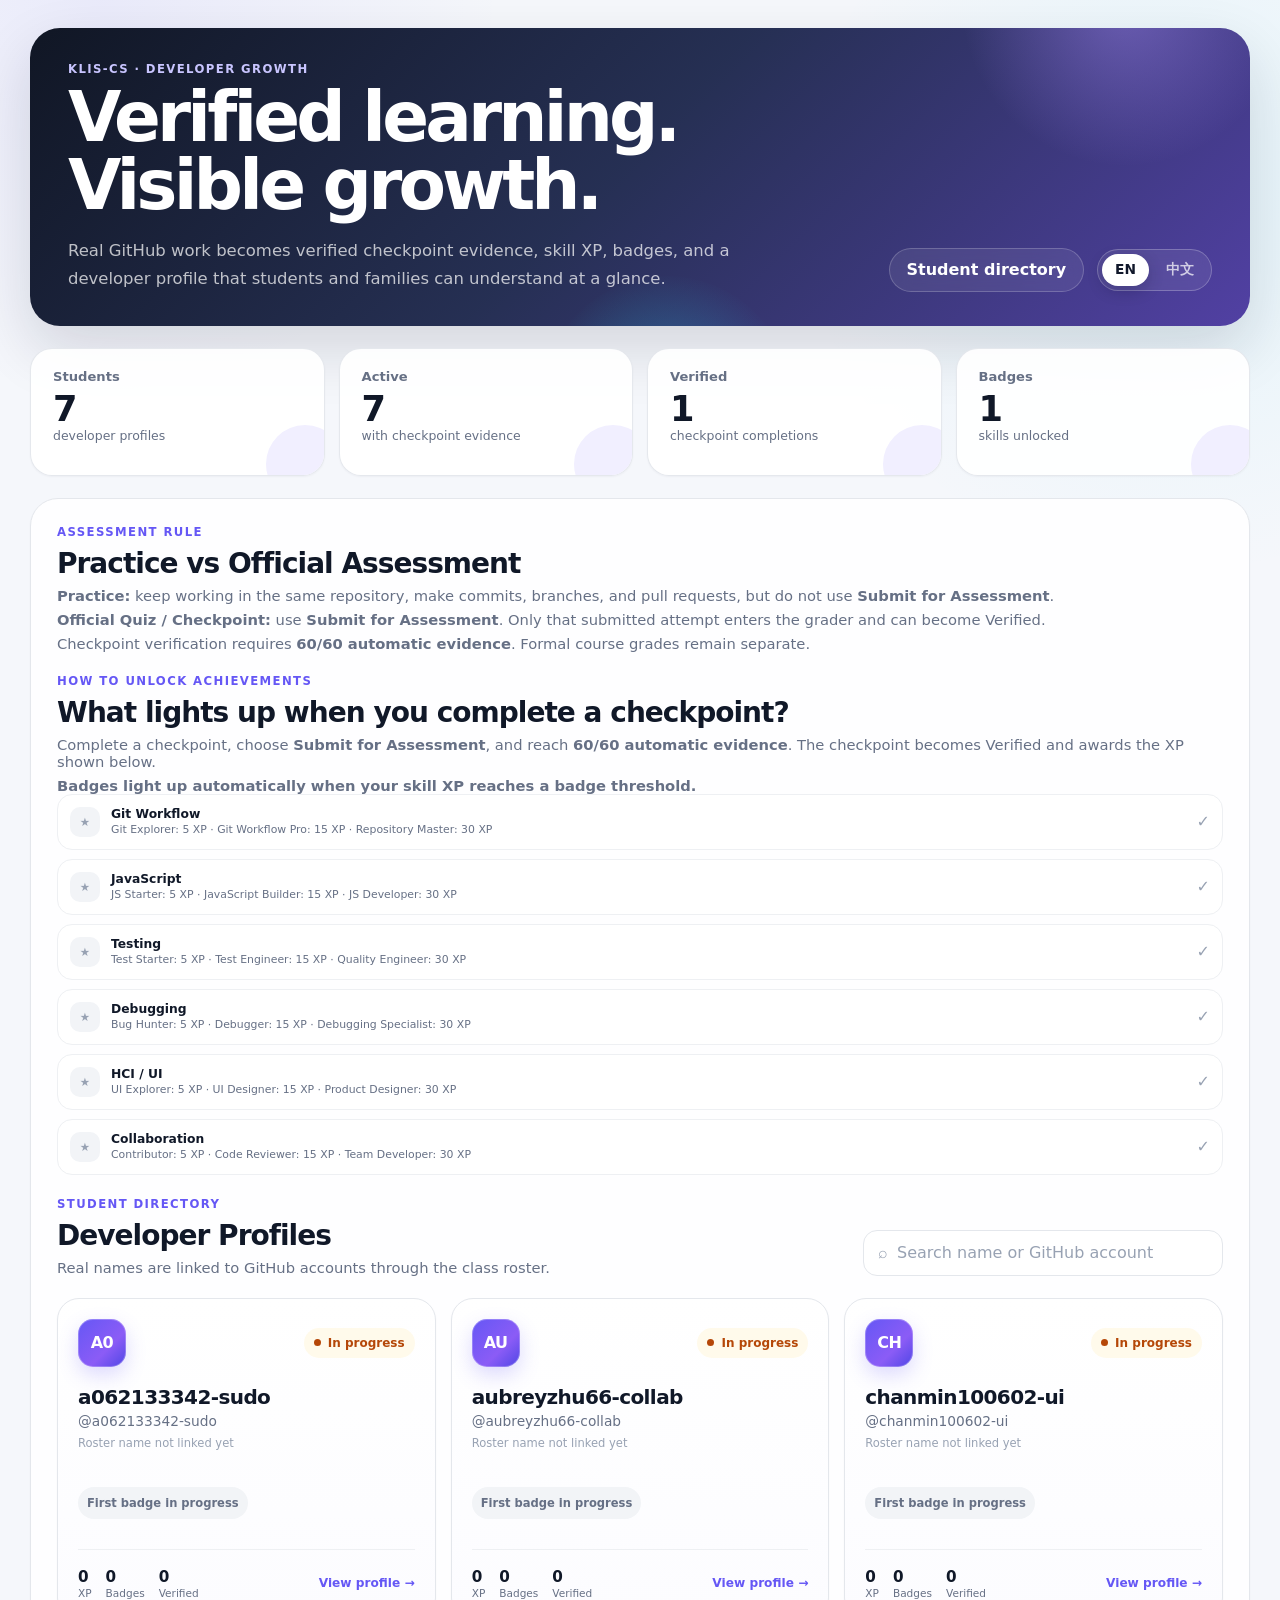
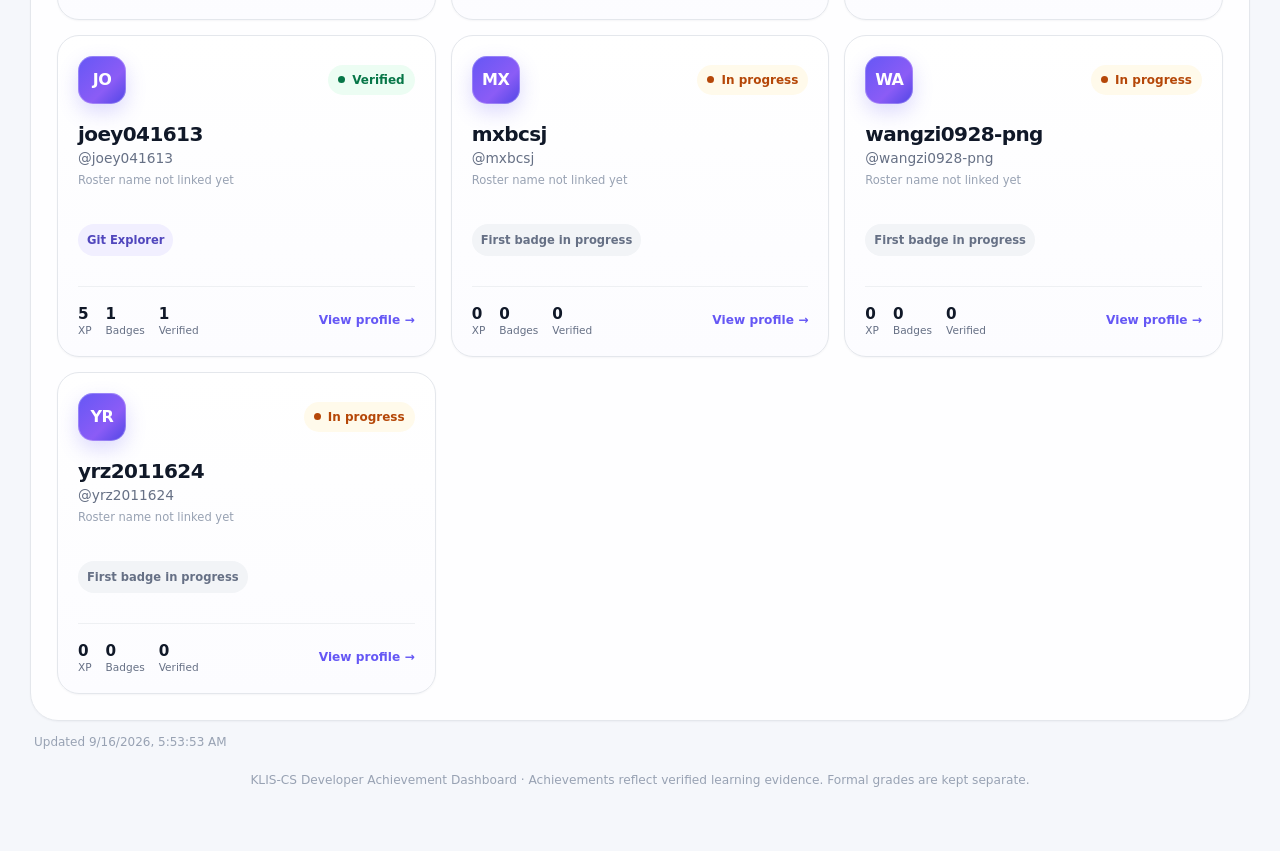
<file: docs/index.html>
<!doctype html>
<html lang="en">
<head>
  <meta charset="utf-8">
  <meta name="viewport" content="width=device-width, initial-scale=1">
  <meta name="description" content="KLIS-CS verified developer achievement profiles built from real GitHub evidence.">
  <meta name="theme-color" content="#11182b">
  <title>KLIS-CS Developer Achievement Dashboard</title>
  <link rel="stylesheet" href="styles.css">
  <link rel="stylesheet" href="i18n.css">
  <script src="i18n.js"></script>
</head>
<body>
  <main class="shell">
    <header class="site-header">
      <div class="header-copy">
        <p class="eyebrow">KLIS-CS · Developer Growth</p>
        <h1>Verified learning.<br>Visible growth.</h1>
        <p class="subtitle">Real GitHub work becomes verified checkpoint evidence, skill XP, badges, and a developer profile that students and families can understand at a glance.</p>
      </div>
      <div class="header-actions">
        <a class="home-link" href="#">Student directory</a>
        <div class="language-toggle" role="group" aria-label="Language">
          <button type="button" data-set-language="en" aria-pressed="true">EN</button>
          <button type="button" data-set-language="zh" aria-pressed="false">中文</button>
        </div>
      </div>
    </header>

    <section id="app" aria-live="polite">
      <div class="loading">Loading developer profiles…</div>
    </section>

    <footer>
      <p>KLIS-CS Developer Achievement Dashboard · Achievements reflect verified learning evidence. Formal grades are kept separate.</p>
    </footer>
  </main>
  <script src="app.js"></script>
</body>
</html>
</file>
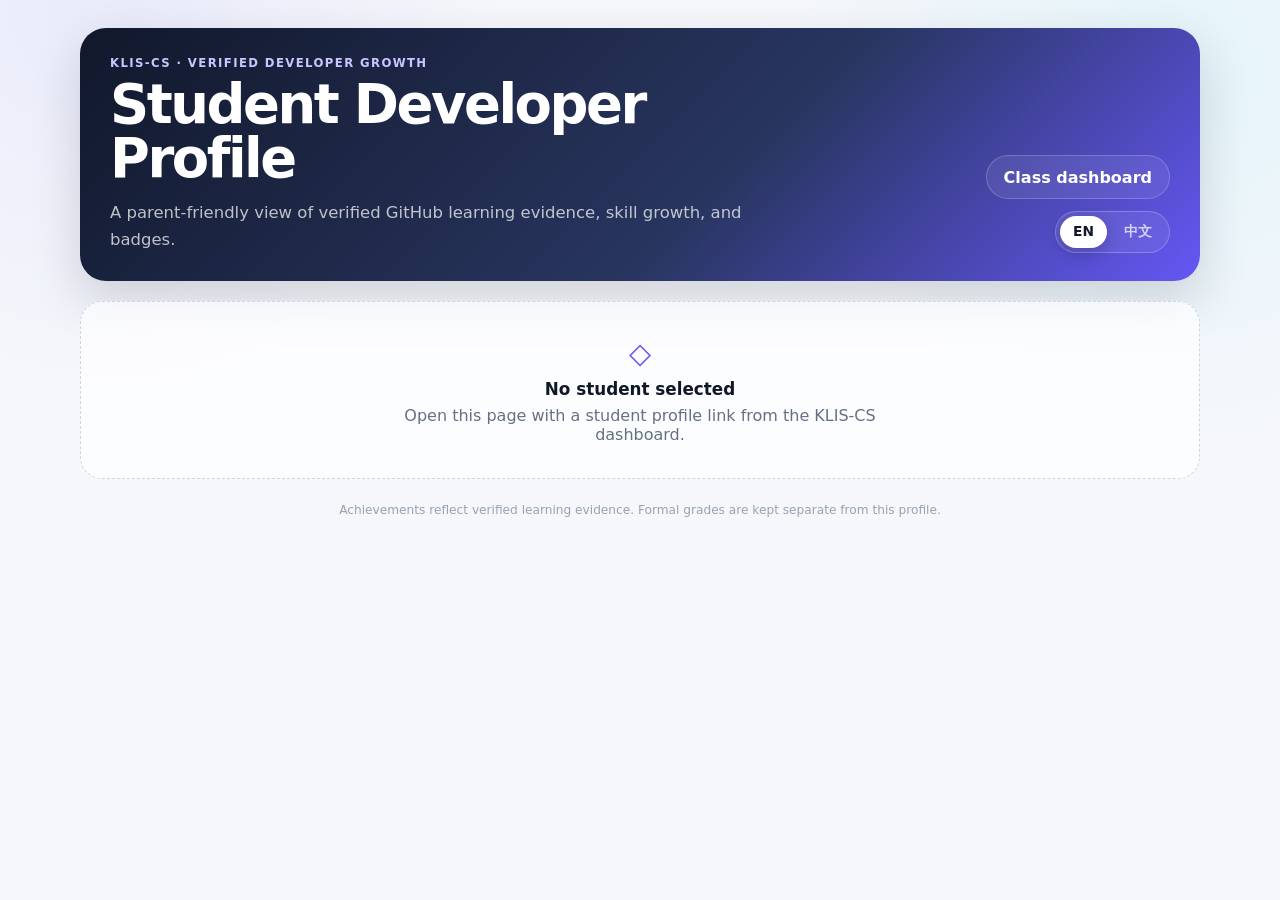
<file: docs/profile.html>
<!doctype html>
<html lang="en">
<head>
  <meta charset="utf-8">
  <meta name="viewport" content="width=device-width, initial-scale=1">
  <meta name="description" content="KLIS-CS verified student developer profile.">
  <meta name="theme-color" content="#11182b">
  <title>KLIS-CS Developer Profile</title>
  <link rel="stylesheet" href="styles.css">
  <link rel="stylesheet" href="profile.css">
  <link rel="stylesheet" href="i18n.css">
  <script src="i18n.js"></script>
</head>
<body>
  <main class="shell parent-shell">
    <header class="parent-header">
      <div>
        <p class="eyebrow">KLIS-CS · Verified Developer Growth</p>
        <h1>Student Developer Profile</h1>
        <p class="subtitle">A parent-friendly view of verified GitHub learning evidence, skill growth, and badges.</p>
      </div>
      <div class="header-actions">
        <a class="home-link" href="./">Class dashboard</a>
        <div class="language-toggle" role="group" aria-label="Language">
          <button type="button" data-set-language="en" aria-pressed="true">EN</button>
          <button type="button" data-set-language="zh" aria-pressed="false">中文</button>
        </div>
      </div>
    </header>

    <section id="app" aria-live="polite">
      <div class="loading">Loading student profile…</div>
    </section>

    <footer>
      <p>Achievements reflect verified learning evidence. Formal grades are kept separate from this profile.</p>
    </footer>
  </main>
  <script src="profile.js"></script>
</body>
</html>
</file>
<file: docs/styles.css>
:root {
  color-scheme: light;
  font-family: Inter, ui-sans-serif, system-ui, -apple-system, BlinkMacSystemFont, "Segoe UI", sans-serif;
  --bg: #f5f7fb;
  --panel: #ffffff;
  --panel-soft: #f8fafc;
  --ink: #101828;
  --muted: #667085;
  --line: #e4e7ec;
  --brand: #6557f5;
  --brand-2: #8b5cf6;
  --brand-soft: #f1efff;
  --success: #067647;
  --success-soft: #ecfdf3;
  --warning: #b54708;
  --warning-soft: #fffaeb;
  --neutral-soft: #f2f4f7;
  --shadow-sm: 0 1px 2px rgba(16, 24, 40, 0.04);
  --shadow-md: 0 12px 32px rgba(16, 24, 40, 0.08);
  --shadow-lg: 0 24px 60px rgba(16, 24, 40, 0.14);
}

* { box-sizing: border-box; }
html { scroll-behavior: smooth; }

body {
  margin: 0;
  min-height: 100vh;
  color: var(--ink);
  background:
    radial-gradient(circle at 8% 0%, rgba(101, 87, 245, 0.08), transparent 25rem),
    radial-gradient(circle at 92% 8%, rgba(34, 211, 238, 0.08), transparent 24rem),
    var(--bg);
}

a { color: inherit; }
button, input { font: inherit; }

.shell {
  width: min(1220px, calc(100% - 40px));
  margin: 0 auto;
  padding: 28px 0 52px;
}

.site-header {
  position: relative;
  overflow: hidden;
  display: flex;
  justify-content: space-between;
  align-items: flex-end;
  gap: 28px;
  min-height: 255px;
  padding: 34px 38px;
  margin-bottom: 22px;
  color: #fff;
  border-radius: 30px;
  background:
    linear-gradient(135deg, rgba(12, 18, 32, 0.98), rgba(31, 41, 78, 0.97) 48%, rgba(72, 53, 158, 0.94));
  box-shadow: var(--shadow-lg);
}

.site-header::before,
.site-header::after {
  content: "";
  position: absolute;
  border-radius: 999px;
  pointer-events: none;
}

.site-header::before {
  width: 330px;
  height: 330px;
  top: -190px;
  right: -40px;
  background: radial-gradient(circle, rgba(167, 139, 250, 0.45), transparent 70%);
}

.site-header::after {
  width: 250px;
  height: 250px;
  left: 42%;
  bottom: -200px;
  background: radial-gradient(circle, rgba(34, 211, 238, 0.35), transparent 72%);
}

.header-copy,
.home-link { position: relative; z-index: 1; }

.eyebrow,
.profile-kicker,
.section-eyebrow {
  margin: 0 0 8px;
  font-size: 0.73rem;
  font-weight: 800;
  letter-spacing: 0.12em;
  text-transform: uppercase;
}

.eyebrow { color: #c9c5ff; }

.site-header h1 {
  max-width: 780px;
  margin: 0;
  font-size: clamp(2.35rem, 5.4vw, 4.6rem);
  line-height: 0.98;
  letter-spacing: -0.055em;
}

.subtitle {
  max-width: 710px;
  margin: 18px 0 0;
  color: rgba(255, 255, 255, 0.72);
  font-size: 1.03rem;
  line-height: 1.65;
}

.home-link {
  flex: 0 0 auto;
  display: inline-flex;
  align-items: center;
  min-height: 44px;
  padding: 0 17px;
  color: #fff;
  text-decoration: none;
  font-weight: 750;
  border: 1px solid rgba(255,255,255,0.2);
  border-radius: 999px;
  background: rgba(255,255,255,0.08);
  backdrop-filter: blur(10px);
}

.home-link:hover { background: rgba(255,255,255,0.14); }

.stats-grid {
  display: grid;
  grid-template-columns: repeat(4, 1fr);
  gap: 14px;
  margin: 0 0 22px;
}

.stat-card {
  position: relative;
  overflow: hidden;
  min-height: 128px;
  padding: 20px 22px;
  border: 1px solid rgba(228, 231, 236, 0.95);
  border-radius: 22px;
  background: rgba(255,255,255,0.92);
  box-shadow: var(--shadow-sm);
}

.stat-card::after {
  content: "";
  position: absolute;
  width: 78px;
  height: 78px;
  right: -20px;
  bottom: -28px;
  border-radius: 50%;
  background: var(--brand-soft);
}

.stat-card span,
.stat-card small {
  display: block;
  color: var(--muted);
}

.stat-card span { font-size: 0.82rem; font-weight: 760; }
.stat-card strong {
  position: relative;
  z-index: 1;
  display: block;
  margin: 7px 0 2px;
  font-size: 2.2rem;
  line-height: 1;
  letter-spacing: -0.04em;
}
.stat-card small { font-size: 0.78rem; }

.directory-panel,
.profile-section,
.side-panel {
  border: 1px solid var(--line);
  background: rgba(255,255,255,0.94);
  box-shadow: var(--shadow-sm);
}

.directory-panel {
  padding: 26px;
  border-radius: 28px;
}

.directory-head {
  display: flex;
  align-items: flex-end;
  justify-content: space-between;
  gap: 24px;
  margin-bottom: 22px;
}

.directory-head h2,
.section-heading h3,
.compact-heading h3 {
  margin: 0;
  letter-spacing: -0.035em;
}

.directory-head h2 { font-size: 1.75rem; }
.directory-head p:not(.section-eyebrow) {
  margin: 7px 0 0;
  color: var(--muted);
  font-size: 0.92rem;
}

.section-eyebrow { color: var(--brand); }

.search-box {
  display: flex;
  align-items: center;
  width: min(360px, 100%);
  height: 46px;
  padding: 0 14px;
  color: #98a2b3;
  border: 1px solid var(--line);
  border-radius: 14px;
  background: #fff;
  transition: border-color .15s ease, box-shadow .15s ease;
}

.search-box:focus-within {
  border-color: #a9a1fb;
  box-shadow: 0 0 0 4px rgba(101,87,245,0.09);
}
.search-box input {
  width: 100%;
  border: 0;
  outline: 0;
  padding: 0 0 0 9px;
  color: var(--ink);
  background: transparent;
}
.search-box input::placeholder { color: #98a2b3; }

.grid {
  display: grid;
  grid-template-columns: repeat(3, minmax(0, 1fr));
  gap: 15px;
}

.student-card {
  display: flex;
  flex-direction: column;
  min-height: 322px;
  padding: 20px;
  color: inherit;
  text-decoration: none;
  border: 1px solid var(--line);
  border-radius: 22px;
  background: linear-gradient(180deg, #fff, #fcfcff);
  box-shadow: var(--shadow-sm);
  transition: transform .16s ease, box-shadow .16s ease, border-color .16s ease;
}

.student-card:hover {
  transform: translateY(-3px);
  border-color: #cbc7fa;
  box-shadow: var(--shadow-md);
}

.student-card[hidden] { display: none; }

.student-card-head {
  display: flex;
  align-items: center;
  justify-content: space-between;
  gap: 12px;
}

.avatar,
.profile-avatar {
  display: grid;
  place-items: center;
  flex: 0 0 auto;
  color: #fff;
  font-weight: 850;
  letter-spacing: -0.03em;
  background: linear-gradient(135deg, #6557f5, #8b5cf6 62%, #4f46e5);
  box-shadow: inset 0 0 0 1px rgba(255,255,255,0.25), 0 8px 20px rgba(101,87,245,0.22);
}
.avatar { width: 48px; height: 48px; border-radius: 15px; }
.profile-avatar { width: 88px; height: 88px; border-radius: 25px; font-size: 1.6rem; }

.status-pill {
  display: inline-flex;
  align-items: center;
  gap: 7px;
  min-height: 30px;
  padding: 0 10px;
  border-radius: 999px;
  font-size: 0.75rem;
  font-weight: 800;
  white-space: nowrap;
}
.status-pill i {
  width: 7px;
  height: 7px;
  border-radius: 50%;
  background: currentColor;
}
.status-pill.verified,
.status-pill.active { color: var(--success); background: var(--success-soft); }
.status-pill.progressing { color: var(--warning); background: var(--warning-soft); }
.status-pill.not-started { color: #667085; background: var(--neutral-soft); }

.identity-block { margin-top: 18px; }
.identity-block h3 {
  margin: 0;
  font-size: 1.25rem;
  letter-spacing: -0.03em;
}
.identity-block p {
  margin: 4px 0 0;
  color: var(--muted);
  font-size: 0.86rem;
}
.identity-note {
  display: inline-block;
  margin-top: 7px;
  color: #98a2b3;
  font-size: 0.72rem;
}

.checkpoint-track {
  display: grid;
  grid-template-columns: repeat(5, 1fr);
  gap: 6px;
  margin-top: 18px;
}

.checkpoint-dot {
  display: grid;
  place-items: center;
  min-height: 28px;
  padding: 0 4px;
  border-radius: 9px;
  font-size: 0.66rem;
  font-weight: 850;
  letter-spacing: 0.02em;
  border: 1px solid var(--line);
  color: #98a2b3;
  background: #f8fafc;
}
.checkpoint-dot.verified { color: var(--success); border-color: #abefc6; background: var(--success-soft); }
.checkpoint-dot.progressing { color: var(--warning); border-color: #fedf89; background: var(--warning-soft); }

.badge-shelf {
  display: flex;
  flex-wrap: wrap;
  gap: 7px;
}
.badge-shelf.compact { margin-top: 18px; min-height: 32px; }

.achievement-chip,
.roster-chip {
  display: inline-flex;
  align-items: center;
  min-height: 30px;
  padding: 0 9px;
  border-radius: 999px;
  font-size: 0.72rem;
  font-weight: 800;
}
.achievement-chip { color: #5046bd; background: var(--brand-soft); }
.achievement-chip.muted { color: #667085; background: var(--neutral-soft); }
.roster-chip { color: #344054; background: #f2f4f7; }
.roster-chip.pending { color: var(--warning); background: var(--warning-soft); }

.student-card-footer {
  display: grid;
  grid-template-columns: repeat(3, auto) 1fr;
  align-items: end;
  gap: 14px;
  margin-top: auto;
  padding-top: 18px;
  border-top: 1px solid #eef0f3;
}
.student-card-footer div { display: flex; flex-direction: column; gap: 1px; }
.student-card-footer strong { font-size: 0.95rem; }
.student-card-footer span { color: var(--muted); font-size: 0.66rem; }
.open-profile {
  justify-self: end;
  align-self: center;
  color: var(--brand) !important;
  font-weight: 800;
  font-size: 0.76rem !important;
}

.no-results,
.empty-state {
  padding: 34px;
  text-align: center;
  color: var(--muted);
}
.empty-state {
  border: 1px dashed #d0d5dd;
  border-radius: 22px;
  background: rgba(255,255,255,0.7);
}
.empty-state strong { display: block; color: var(--ink); font-size: 1.05rem; }
.empty-state p { margin: 7px auto 0; max-width: 560px; }
.empty-icon { margin-bottom: 9px; font-size: 1.8rem; color: var(--brand); }
.updated-note { margin: 14px 4px 0; color: #98a2b3; font-size: 0.75rem; }

.profile-page { margin-top: 4px; }
.back-link {
  display: inline-flex;
  margin: 0 0 14px 4px;
  color: var(--muted);
  text-decoration: none;
  font-size: 0.85rem;
  font-weight: 750;
}
.back-link:hover { color: var(--brand); }

.profile-hero {
  display: grid;
  grid-template-columns: auto 1fr auto;
  align-items: center;
  gap: 22px;
  padding: 27px 30px;
  border: 1px solid var(--line);
  border-radius: 28px;
  background: linear-gradient(135deg, rgba(255,255,255,0.98), rgba(247,246,255,0.98));
  box-shadow: var(--shadow-md);
}
.profile-kicker { color: var(--brand); }
.profile-identity h2 {
  margin: 0;
  font-size: clamp(2rem, 4vw, 3rem);
  line-height: 1;
  letter-spacing: -0.05em;
}
.profile-meta-row {
  display: flex;
  flex-wrap: wrap;
  align-items: center;
  gap: 8px;
  margin-top: 12px;
}
.profile-meta-row > a {
  color: var(--muted);
  text-decoration: none;
  font-size: 0.84rem;
  font-weight: 700;
}
.profile-meta-row > a:hover { color: var(--brand); }

.profile-score {
  min-width: 125px;
  padding: 16px 18px;
  text-align: center;
  border-radius: 20px;
  color: #fff;
  background: linear-gradient(135deg, #171d33, #4f46e5);
  box-shadow: 0 12px 28px rgba(79,70,229,0.22);
}
.profile-score strong { display: block; font-size: 2rem; line-height: 1; letter-spacing: -0.05em; }
.profile-score span { display: block; margin-top: 5px; color: rgba(255,255,255,.7); font-size: .72rem; }

.profile-layout {
  display: grid;
  grid-template-columns: minmax(0, 1.65fr) minmax(290px, .75fr);
  gap: 18px;
  margin-top: 18px;
}
.profile-main,
.profile-side { display: grid; align-content: start; gap: 18px; }
.profile-section,
.side-panel { padding: 24px; border-radius: 24px; }

.section-heading {
  display: flex;
  align-items: flex-end;
  justify-content: space-between;
  gap: 18px;
  margin-bottom: 18px;
}
.section-heading h3 { font-size: 1.45rem; }
.section-heading > span { color: var(--muted); font-size: .78rem; }
.compact-heading { margin-bottom: 14px; }

.badge-grid {
  display: grid;
  grid-template-columns: repeat(2, minmax(0,1fr));
  gap: 11px;
}
.badge-card,
.badge-empty {
  min-height: 88px;
  padding: 15px;
  border-radius: 18px;
  border: 1px solid var(--line);
  background: #fff;
}
.badge-card {
  display: flex;
  align-items: center;
  gap: 12px;
}
.badge-symbol {
  display: grid;
  place-items: center;
  width: 44px;
  height: 44px;
  flex: 0 0 auto;
  border-radius: 14px;
  font-size: 1.25rem;
  font-weight: 900;
}
.tier-1 .badge-symbol { color: #8a4b20; background: #fff1e7; }
.tier-2 .badge-symbol { color: #475467; background: #eef2f6; }
.tier-3 .badge-symbol { color: #a15c00; background: #fff6d8; }
.badge-card span { display: block; color: var(--muted); font-size: .7rem; }
.badge-card strong { display: block; margin-top: 3px; font-size: .92rem; }
.badge-empty { display: flex; align-items: center; gap: 12px; color: var(--muted); }
.badge-empty > span { font-size: 1.6rem; color: var(--brand); }
.badge-empty strong { color: var(--ink); }
.badge-empty p { margin: 4px 0 0; font-size: .75rem; }

.skills-grid {
  display: grid;
  grid-template-columns: repeat(2, minmax(0,1fr));
  gap: 12px;
}
.skill-card {
  --skill: var(--brand);
  padding: 17px;
  border: 1px solid var(--line);
  border-radius: 18px;
  background: #fff;
}
.skill-git { --skill: #6557f5; }
.skill-javascript { --skill: #d49b00; }
.skill-testing { --skill: #0f9f6e; }
.skill-debugging { --skill: #e05a47; }
.skill-hci_ui { --skill: #9b51e0; }
.skill-collaboration { --skill: #1976d2; }
.skill-head {
  display: flex;
  justify-content: space-between;
  gap: 12px;
  align-items: flex-start;
}
.skill-name { display: block; font-size: .88rem; font-weight: 820; }
.skill-head small { display: block; margin-top: 3px; color: var(--muted); font-size: .68rem; }
.skill-head > strong { font-size: 1.12rem; white-space: nowrap; }
.skill-head > strong span { color: var(--muted); font-size: .65rem; }
.progress {
  height: 9px;
  margin-top: 16px;
  overflow: hidden;
  border-radius: 999px;
  background: #eef1f5;
}
.progress > span {
  display: block;
  height: 100%;
  border-radius: inherit;
  background: var(--skill);
}
.milestone-row {
  display: flex;
  justify-content: space-between;
  margin-top: 7px;
  color: #c0c6d0;
  font-size: .62rem;
  font-weight: 800;
}
.milestone-row .reached { color: var(--skill); }

.evidence-list { display: grid; gap: 9px; }
.evidence-row {
  display: grid;
  grid-template-columns: auto 1fr auto;
  align-items: center;
  gap: 11px;
  padding: 12px;
  border: 1px solid #eef0f3;
  border-radius: 15px;
  background: #fff;
}
.evidence-index {
  display: grid;
  place-items: center;
  width: 30px;
  height: 30px;
  border-radius: 10px;
  color: #98a2b3;
  font-size: .72rem;
  font-weight: 850;
  background: #f2f4f7;
}
.evidence-copy strong { display: block; font-size: .77rem; }
.evidence-copy span { display: block; margin-top: 2px; color: var(--muted); font-size: .68rem; }
.evidence-mark { font-weight: 900; color: #98a2b3; }
.evidence-row.verified .evidence-index { color: var(--success); background: var(--success-soft); }
.evidence-row.verified .evidence-mark { color: var(--success); }
.evidence-row.progressing .evidence-index { color: var(--warning); background: var(--warning-soft); }
.evidence-row.progressing .evidence-mark { color: var(--warning); }

.profile-summary > div {
  display: flex;
  justify-content: space-between;
  align-items: center;
  gap: 14px;
  padding: 13px 0;
  border-bottom: 1px solid #eef0f3;
}
.profile-summary > div:last-child { border-bottom: 0; padding-bottom: 0; }
.profile-summary span { color: var(--muted); font-size: .76rem; }
.profile-summary strong { font-size: .95rem; }

.loading { padding: 24px 4px; color: var(--muted); }
footer { margin-top: 24px; color: #98a2b3; font-size: .76rem; text-align: center; }

@media (max-width: 980px) {
  .grid { grid-template-columns: repeat(2, minmax(0,1fr)); }
  .stats-grid { grid-template-columns: repeat(2, minmax(0,1fr)); }
  .profile-layout { grid-template-columns: 1fr; }
  .profile-side { grid-template-columns: repeat(2, minmax(0,1fr)); }
}

@media (max-width: 680px) {
  .shell { width: min(100% - 20px, 1220px); padding-top: 10px; }
  .site-header { min-height: 250px; padding: 28px 24px; border-radius: 22px; align-items: flex-start; flex-direction: column; }
  .site-header h1 { font-size: 2.6rem; }
  .home-link { align-self: flex-start; }
  .stats-grid { gap: 9px; }
  .stat-card { min-height: 112px; padding: 16px; border-radius: 18px; }
  .stat-card strong { font-size: 1.8rem; }
  .directory-panel { padding: 16px; border-radius: 22px; }
  .directory-head { align-items: stretch; flex-direction: column; }
  .search-box { width: 100%; }
  .grid { grid-template-columns: 1fr; }
  .student-card { min-height: 300px; }
  .profile-hero { grid-template-columns: auto 1fr; padding: 20px; }
  .profile-score { grid-column: 1 / -1; width: 100%; display: flex; align-items: baseline; justify-content: center; gap: 8px; }
  .profile-score span { margin: 0; }
  .profile-avatar { width: 68px; height: 68px; border-radius: 20px; }
  .profile-section, .side-panel { padding: 18px; border-radius: 20px; }
  .badge-grid, .skills-grid, .profile-side { grid-template-columns: 1fr; }
  .student-card-footer { grid-template-columns: repeat(3, 1fr); }
  .open-profile { grid-column: 1 / -1; justify-self: start; margin-top: 3px; }
}
</file>
<file: docs/i18n.css>
.header-actions {
  display: flex;
  align-items: center;
  gap: 12px;
  flex-wrap: wrap;
  justify-content: flex-end;
}

.language-toggle {
  display: inline-flex;
  align-items: center;
  gap: 4px;
  padding: 4px;
  border: 1px solid rgba(255, 255, 255, 0.24);
  border-radius: 999px;
  background: rgba(255, 255, 255, 0.08);
  backdrop-filter: blur(10px);
}

.language-toggle button {
  appearance: none;
  border: 0;
  border-radius: 999px;
  padding: 9px 13px;
  font: inherit;
  font-size: 0.86rem;
  font-weight: 700;
  line-height: 1;
  cursor: pointer;
  color: rgba(255, 255, 255, 0.72);
  background: transparent;
  transition: background 160ms ease, color 160ms ease, transform 160ms ease;
}

.language-toggle button:hover {
  color: #fff;
}

.language-toggle button:focus-visible {
  outline: 2px solid #fff;
  outline-offset: 2px;
}

.language-toggle button.active {
  color: #11182b;
  background: #fff;
  box-shadow: 0 5px 16px rgba(7, 10, 28, 0.2);
}

.language-toggle button:active {
  transform: scale(0.98);
}

@media (max-width: 760px) {
  .header-actions {
    width: 100%;
    justify-content: flex-start;
  }

  .language-toggle button {
    padding: 8px 12px;
  }
}
</file>
<file: docs/profile.css>
.parent-shell {
  width: min(1120px, calc(100% - 40px));
}

.parent-header {
  display: flex;
  align-items: flex-end;
  justify-content: space-between;
  gap: 24px;
  margin-bottom: 20px;
  padding: 28px 30px;
  color: #fff;
  border-radius: 26px;
  background: linear-gradient(135deg, #11182b, #28355f 58%, #6557f5);
  box-shadow: 0 20px 50px rgba(16, 24, 40, 0.16);
}

.parent-header h1 {
  margin: 0;
  font-size: clamp(2rem, 5vw, 3.4rem);
  line-height: 1;
  letter-spacing: -0.045em;
}

.parent-header .subtitle {
  max-width: 660px;
  margin-top: 12px;
}

.family-note {
  display: flex;
  align-items: center;
  justify-content: space-between;
  gap: 22px;
  margin-top: 16px;
  padding: 18px 20px;
  border: 1px solid #dedcfb;
  border-radius: 20px;
  background: linear-gradient(135deg, #f8f7ff, #ffffff);
}

.family-note strong {
  display: block;
  font-size: .9rem;
}

.family-note p {
  max-width: 720px;
  margin: 5px 0 0;
  color: #667085;
  font-size: .78rem;
  line-height: 1.55;
}

.share-button {
  flex: 0 0 auto;
  min-height: 42px;
  padding: 0 15px;
  color: #fff;
  border: 0;
  border-radius: 12px;
  background: #6557f5;
  font-weight: 800;
  cursor: pointer;
  box-shadow: 0 8px 18px rgba(101,87,245,.2);
}

.share-button:hover { background: #5548e7; }

.family-profile .profile-hero {
  margin-top: 0;
}

@media (max-width: 680px) {
  .parent-shell { width: min(100% - 20px, 1120px); }
  .parent-header {
    align-items: flex-start;
    flex-direction: column;
    padding: 24px 20px;
    border-radius: 22px;
  }
  .family-note {
    align-items: stretch;
    flex-direction: column;
  }
  .share-button { width: 100%; }
}
</file>
